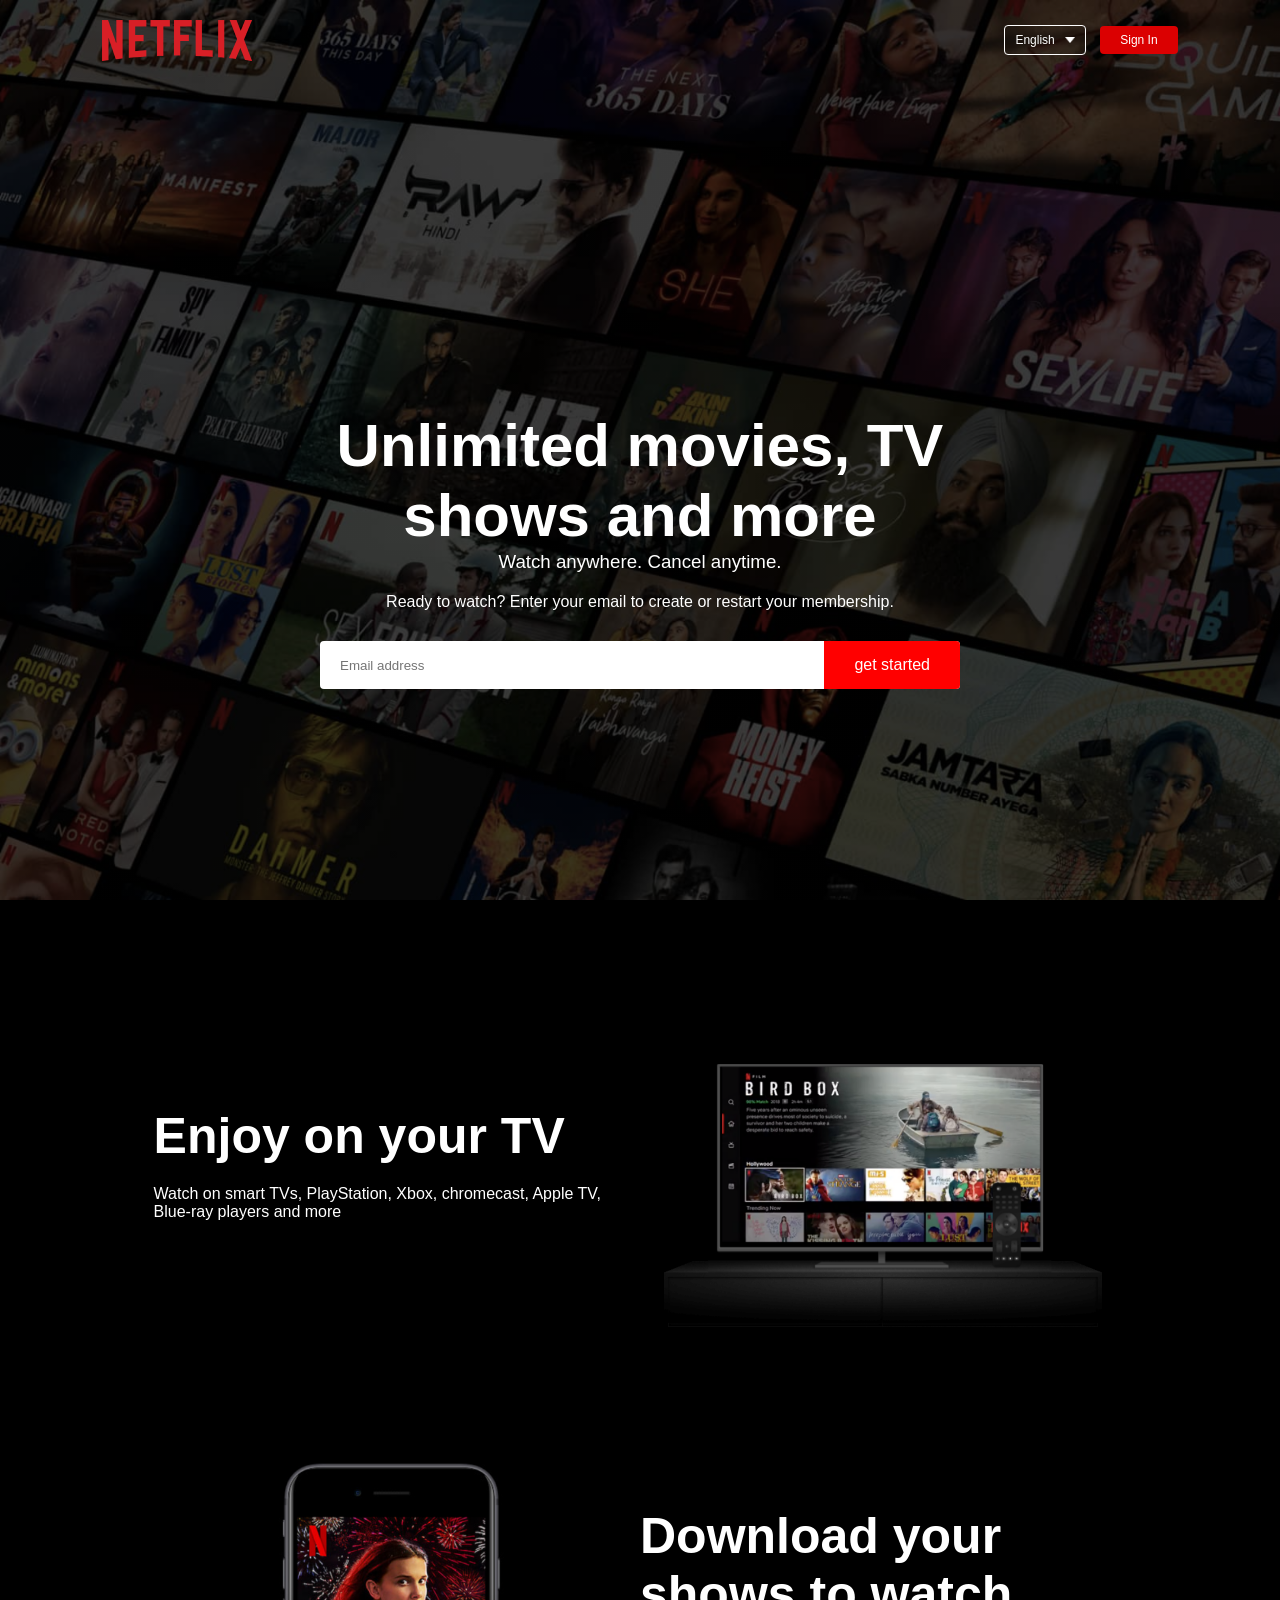
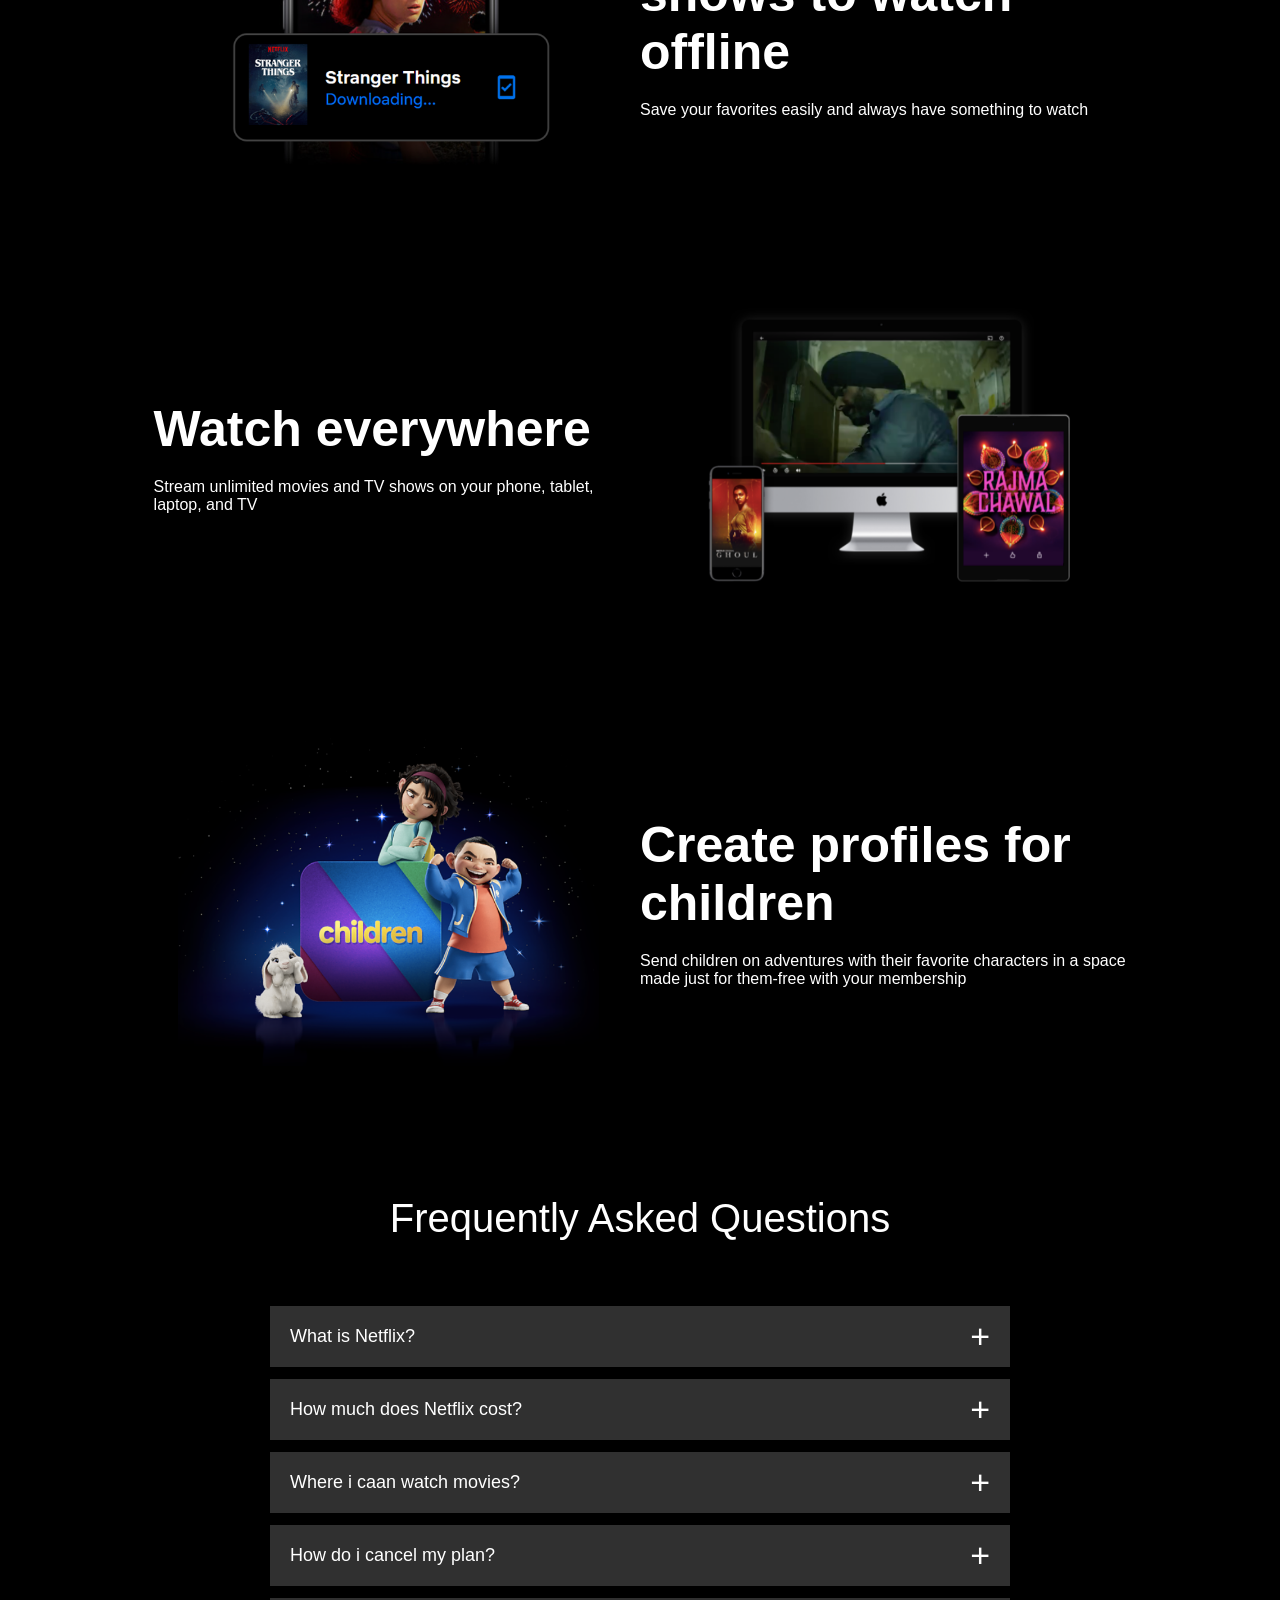
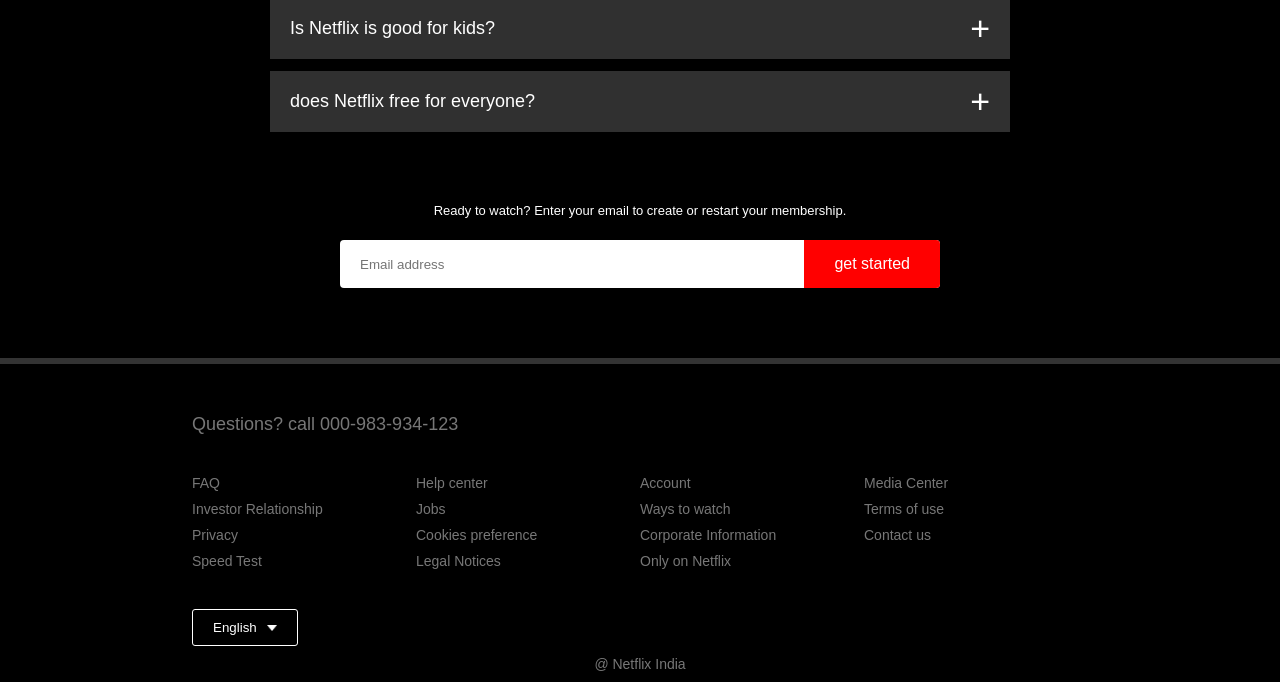
<file: index.html>
<!DOCTYPE html>
<html lang="en">
<head>
    <meta charset="UTF-8">
    <meta name="viewport" content="width=device-width, initial-scale=1.0">
    <meta name="google-site-verification" content="WFXdcApR0gSL653h22Ims4H4vfUsIdtQDVn0ccJE4YQ" />
    <title>Document</title>
    <link rel="stylesheet" href="style.css">
</head>
<body>
    <div class="header">
        <nav>
            <img src="images/logo.png" class="logo" alt="">
            <div>
                <button class="language-btn" >English <img src="images/down-icon.png" alt=""></button>
                <button>Sign In</button>
            </div>
        </nav>
        <div class="header-content">
            <h1>Unlimited movies, TV shows and more</h1>
            <h3>Watch anywhere. Cancel anytime.</h3>
            <p>Ready to watch? Enter your email to create or restart your membership. </p>
            <form class="email-signup">
                <input type="email" placeholder="Email address" required>
                <button type="submit">get started</button>
            </form>
        </div>
    </div>


    <div class="features">
        <div class="row">
            <div class="text-col">
                <h2>Enjoy on your TV</h2>
                <p>Watch on smart TVs, PlayStation, Xbox, chromecast, Apple TV, Blue-ray players and more</p>
            </div>
            <div class="img-col">
                <img src="images/feature-1.png" alt="">
            </div>
        </div>
        <div class="row">
            <div class="img-col">
                <img src="images/feature-2.png" alt="">
            </div>
            <div class="text-col">
                <h2>Download your shows to watch offline</h2>
                <p>Save your favorites easily and always have something to watch</p>
            </div> 
        </div>
        <div class="row">
            <div class="text-col">
                <h2>Watch everywhere</h2>
                <p>Stream unlimited movies and TV shows on your phone, tablet, laptop, and TV</p>
            </div>
            <div class="img-col">
                <img src="images/feature-3.png" alt="">
            </div>
        </div>
        <div class="row">
            <div class="img-col">
                <img src="images/feature-4.png" alt="">
            </div>
            <div class="text-col">                
                <h2>Create profiles for children</h2>
                <p>Send children on adventures with their favorite characters in a space made just for them-free with your membership</p>
            </div>
        </div>
    </div>
    


    <div class="faq">
    <h2>Frequently Asked Questions</h2>
    <ul class="accordion">
        <li>
            <input type="radio" name="accordion" id="first">
            <label for="first">What is Netflix?</label>
            <div class="content">
                <p>Lorem ipsum dolor sit amet consectetur adipisicing elit. Rerum amet, maxime inventore ullam dolorem optio.</p>
            </div>
        </li>
        <li>
            <input type="radio" name="accordion" id="second">
            <label for="second">How much does Netflix cost?</label>
            <div class="content">
                <p>Lorem ipsum dolor sit amet consectetur adipisicing elit. Rerum amet, maxime inventore ullam dolorem optio.</p>
            </div>
        </li>
        <li>
            <input type="radio" name="accordion" id="third">
            <label for="third">Where i caan watch movies?</label>
            <div class="content">
                <p>Lorem ipsum dolor sit amet consectetur adipisicing elit. Rerum amet, maxime inventore ullam dolorem optio.</p>
            </div>
        </li>
        <li>
            <input type="radio" name="accordion" id="fourth">
            <label for="fourth">How do i cancel my plan?</label>
            <div class="content">
                <p>Lorem ipsum dolor sit amet consectetur adipisicing elit. Rerum amet, maxime inventore ullam dolorem optio.</p>
            </div>
        </li>
        <li>
            <input type="radio" name="accordion" id="fifth">
            <label for="fifth">Is Netflix is good for kids?</label>
            <div class="content">
                <p>Lorem ipsum dolor sit amet consectetur adipisicing elit. Rerum amet, maxime inventore ullam dolorem optio.</p>
            </div>
        </li>
        <li>
            <input type="radio" name="accordion" id="sixth">
            <label for="sixth">does Netflix free for everyone?</label>
            <div class="content">
                <p>Lorem ipsum dolor sit amet consectetur adipisicing elit. Rerum amet, maxime inventore ullam dolorem optio.</p>
            </div>
        </li>
    </ul>
    <small>Ready to watch? Enter your email to create or restart your membership.</small>
    <form class="email-signup">
        <input type="email" placeholder="Email address" required>
        <button type="submit">get started</button>
    </form>
    </div>
    <div class="footer">
        <h2>Questions? call 000-983-934-123</h2>
        <div class="row">
            <div class="col">
                <a href="#">FAQ</a>
                <a href="#">Investor Relationship</a>
                <a href="#">Privacy</a>
                <a href="#">Speed Test</a>
            </div>
            <div class="col">
                <a href="#">Help center</a>
                <a href="#">Jobs</a>
                <a href="#">Cookies preference</a>
                <a href="#">Legal Notices</a>
            </div>
            <div class="col">
                <a href="#">Account</a>
                <a href="#">Ways to watch</a>
                <a href="#">Corporate Information</a>
                <a href="#">Only on Netflix</a>
            </div>
            <div class="col">
                <a href="#">Media Center</a>
                <a href="#">Terms of use</a>
                <a href="#">Contact us</a>
            </div>
        </div>
        <button class="language-btn" >English <img src="images/down-icon.png" alt=""></button>
        <p class="copyright">@ Netflix India</p>
    </div>
</body>
</html>
</file>
<file: style.css>
*{
    margin: 0;
    padding: 0;
    box-sizing: border-box;
    font-family: 'Poppins',sans-serif;
}
body{
    background: black;
    color: white;
}
.header{
    width: 100%;
    height: 100vh;
    background-image: linear-gradient(rgba(0,0,0,0.7),rgba(0,0,0,0.7)),url(images/header-image.png);
    background-size: cover;
    background-position: center;
    padding: 10px 8%;
    position: relative;
}
nav{
    display: flex;
    align-items: center;
    justify-content: space-between;
    padding: 10px 0;
}
.logo{
    width: 150px;
    cursor: pointer;
}
nav button{
    border: 0;
    outline: none;
    background: #db0001;
    color: white;
    padding: 7px 20px;
    font-size: 12px;
    border-radius: 4px;
    margin-left: 10px;
    cursor: pointer;
}
.language-btn{
    display: inline-flex;
    align-items: center;
    background: transparent;
    border: 1px solid white;
    padding: 7px 10px;
}
.language-btn img{
    width: 10px;
    margin-left: 10px;
}
.header-content{
    position: absolute;
    top: 50%;
    left: 50%;
    transform: translate(-50%,-50%);
    text-align: center;
    margin-top: 100px;
}
.header-content h1{
    font-size: 60px;
    line-height: 70px;
    font-weight: 600;
    max-width: 650px;
}
.header-content h3{
    font-weight: 400;
    margin-bottom: 20px;
}
.email-signup{
    background: white;
    border-radius: 4px;
    display: flex;
    align-items: center;
    margin-top: 30px;
    overflow: hidden;
}
.email-signup input{
    flex: 1;
    border: none;
    outline: none;
    margin-left: 20px;
}
.email-signup button{
    background: red;
    border: none;
    outline: none;
    color: white;
    font-size: 16px;
    cursor: pointer;
    padding: 15px 30px;
}
.features{
    padding: 50px 12%;
}
.row{
    display: flex;
    width: 100%;
    align-items: center;
    flex-wrap: wrap;
    padding: 50px 0;
}
.text-col{
    flex-basis: 50%;
    margin-bottom: 20px;
}
.img-col{
    flex-basis: 50%;
    margin-bottom: 20px;
}
.img-col img{
    display: block;
    width: 90%;
    margin: auto;
}
.features h2{
    font-size: 50px;
    font-weight: 600;
    margin-bottom: 20px;
}

/* --------faq----------- */
.faq{
    text-align: center;
   padding: 10px 12%;
   font-size: 18px;
}
.faq h2{
    font-weight: 500;
    font-size: 40px;
}
.accordion{
    margin: 60px auto;
    width: 100%;
    max-width: 750px;

}
.accordion li{
    list-style: none;
    width: 100%;
    padding: 5px;
}
.accordion li label{
    display: flex;
    align-items: center;
    padding: 20px;
    font-size: 18px;
    font-weight: 500;
    background: #303030;
    margin-bottom: 2px;
    cursor: pointer;
    position: relative;
}
label::after{
    content: '+';
    font-size: 34px;
    position: absolute;
    right: 20px;
    transition: transform 0.5s;
}
input[type="radio"]{
    display: none;
}
.accordion .content{
    background: #303030;
    text-align: left;
    padding: 0 20px;
    max-height: 0;
    overflow: hidden;
    transition: max-height 0.2s, padding 0.5s;
}
.accordion input[type="radio"]:checked +label+ .content{
    max-height: 600px;
    background: rgb(104, 104, 104);
    padding:30px 20px;
}
.accordion input[type="radio"]:checked +label:after{
    transform: rotate(135deg);
}
.faq .email-signup{
    max-width: 600px;
    margin: 20px auto 60px;
}
.faq small{
    font-size: 13px;
}


/* footer */
.footer{
    padding: 50px 15% 10px;
    border-top: 6px solid #333;
    color: #777;
}
.footer h2{
    font-size: 18px;
    font-weight: 400;
    margin-bottom: 30px;
}
.footer .col{
    flex-basis: 25%;
    flex-grow: 1;
    margin-bottom: 20px;
}
.footer .col a{
    display: block;
    text-decoration: none;
    color: #777;
    font-size: 14px;
    margin-bottom: 10px;
}
.footer .row{
    align-items: flex-start;
    padding: 10px 0;
}
.footer .language-btn{
    color: #fff;
    padding: 10px 20px;
    border-radius: 3px;
}
.copyright{
    font-size: 14px;
    margin-top: 20px;
    margin-top: 10px;
    display: flex;
    justify-content: center;
    align-items: center;
}

/* media query for small screen */
@media only screen and (max-width:600px){
    .logo{
        width: 100px;
    }
    nav button{
        padding: 4px 8px;
    }
    nav .language-btn{
        padding: 4px 8px;
    }
    .header-content{
        position: unset;
        transform: none;
        padding-top: 150px;
    }
    .header-content h1{
        font-size: 30px;
    }
    .features h2{
        font-size: 30px;
    }
    .accordion li label{
        font-size: 15px;
    }
    .text-col, .img-col{
        flex-basis: 100%;
    }
    label::after{
        font-size: 20px;
    }
    .content{
        font-size: 15px;
    }
    .email-signup button{
        font-size: 12px;
        padding: 10px 15px;
    }
    .faq h2{
        font-size: 25px;
    }
    .row:nth-child(2), .row:nth-child(4){
        flex-direction: column-reverse;
    }
    .features .row{
        padding: 10px 0;
    }
}
</file>
